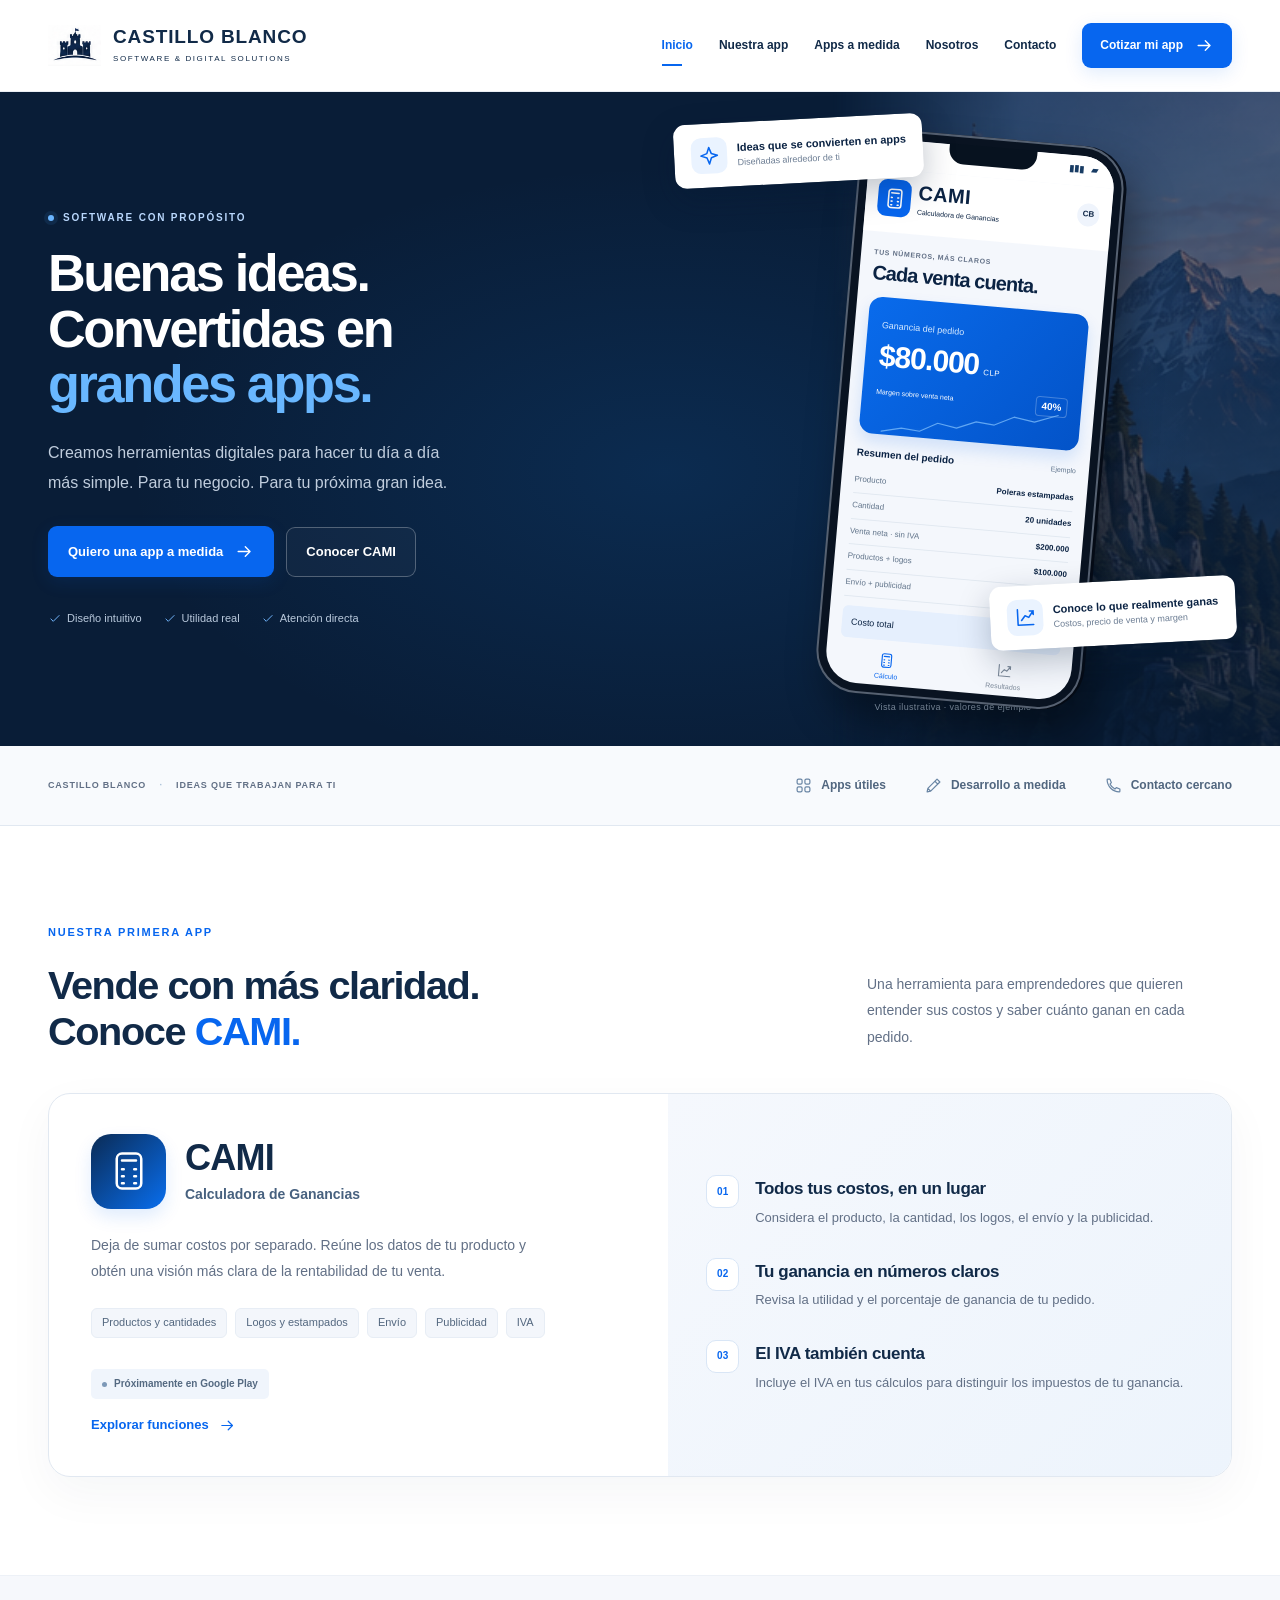
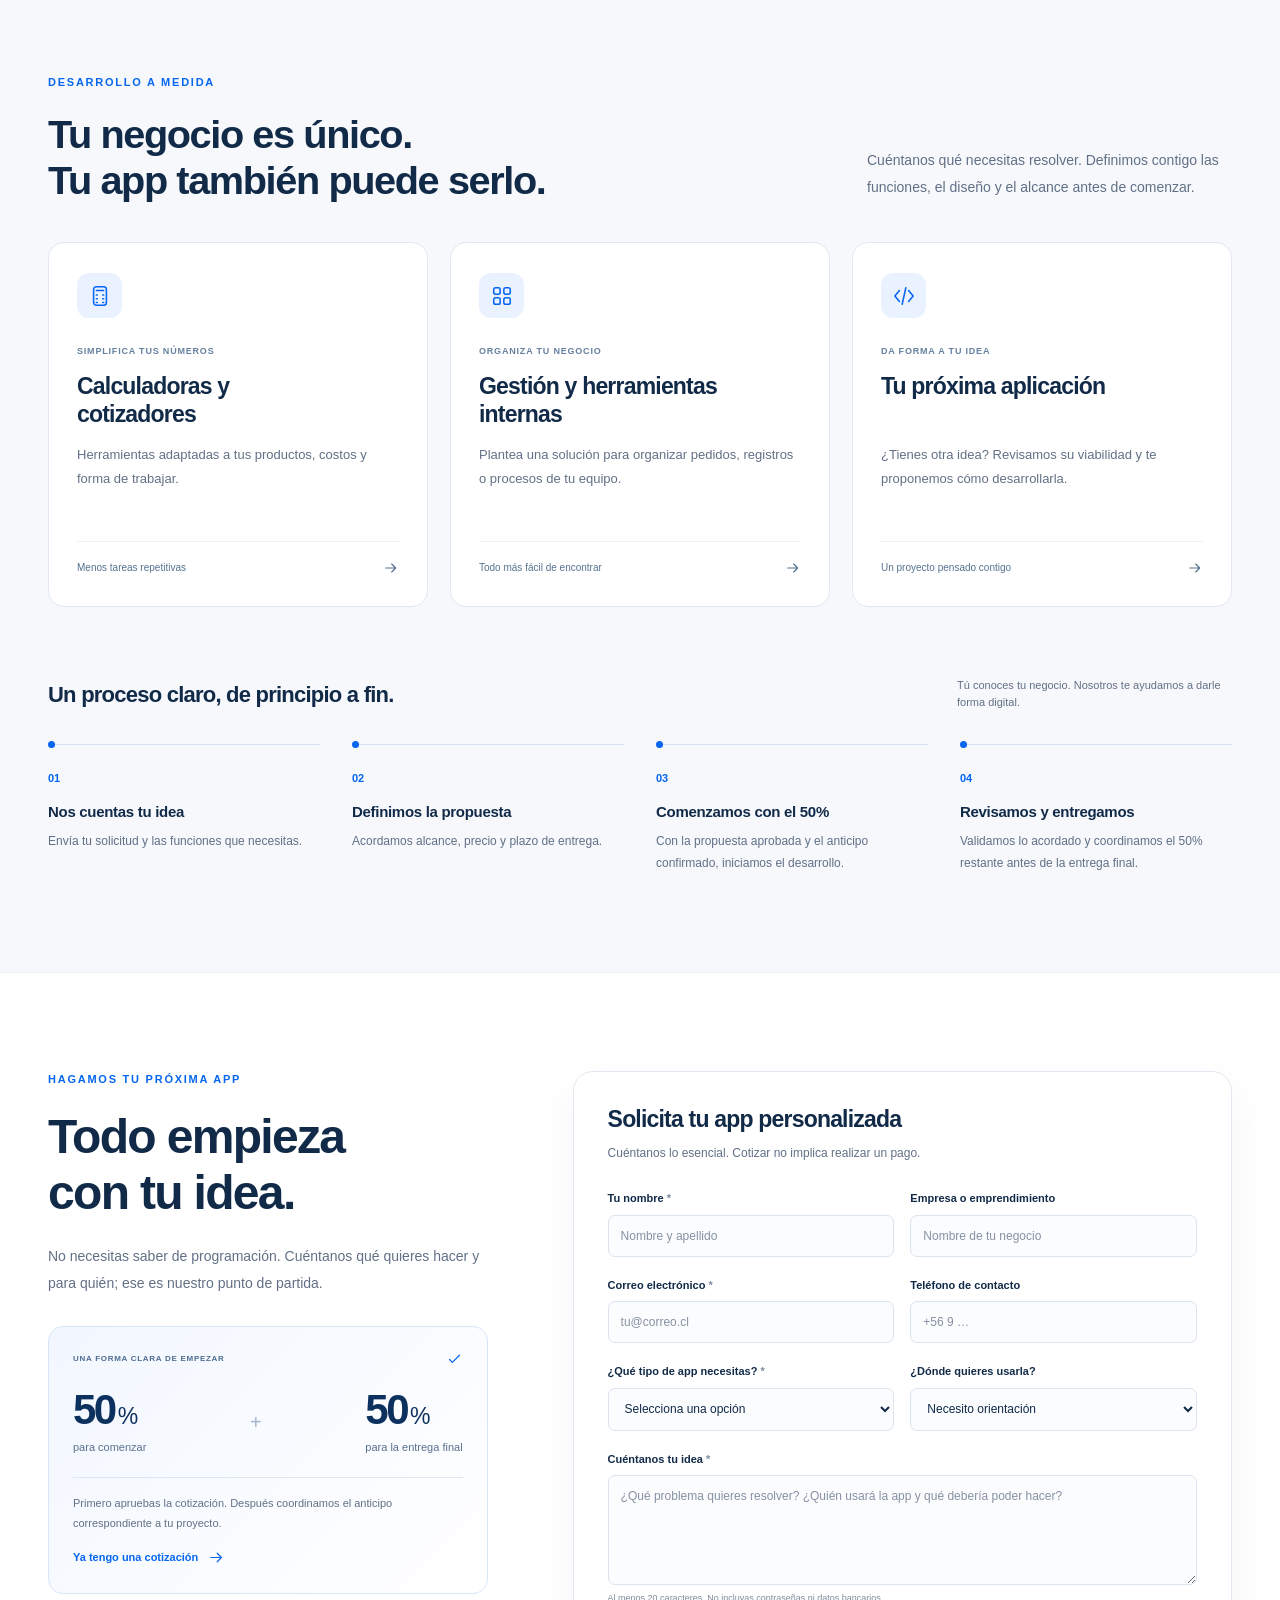
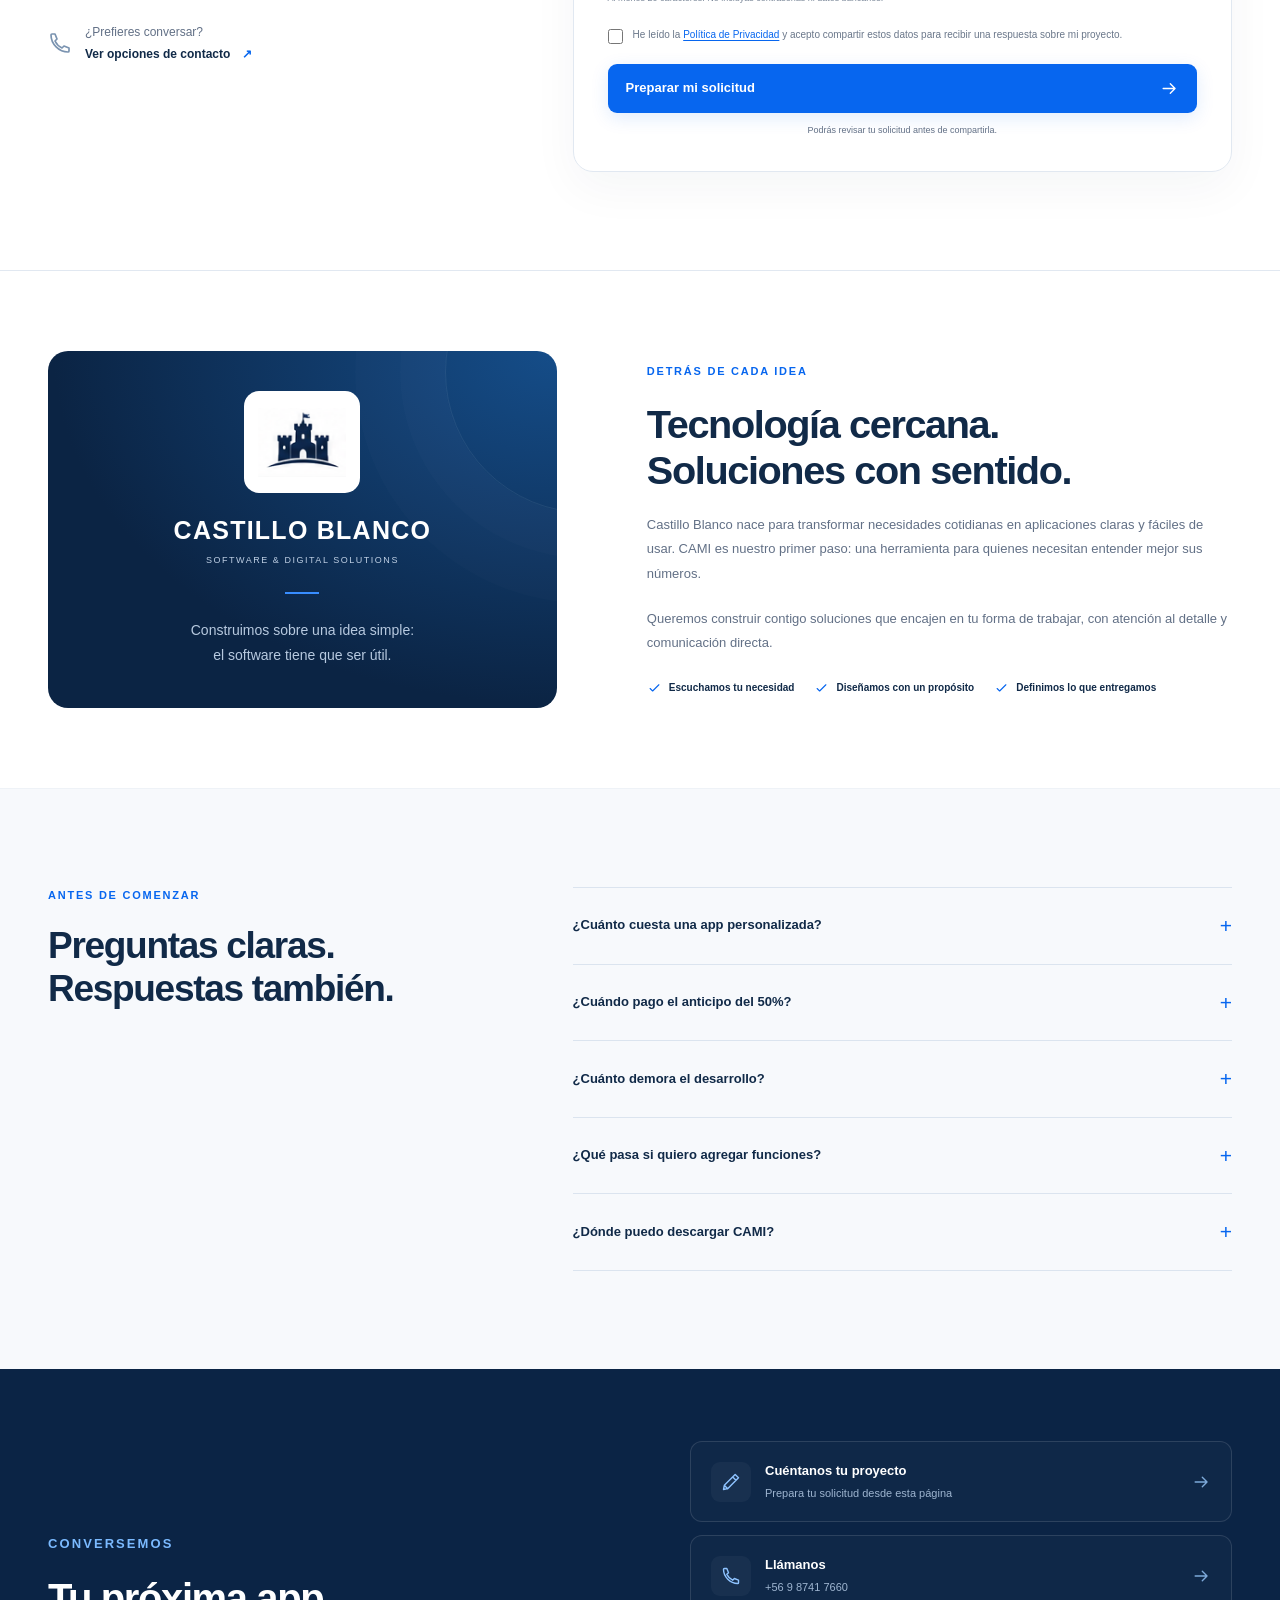
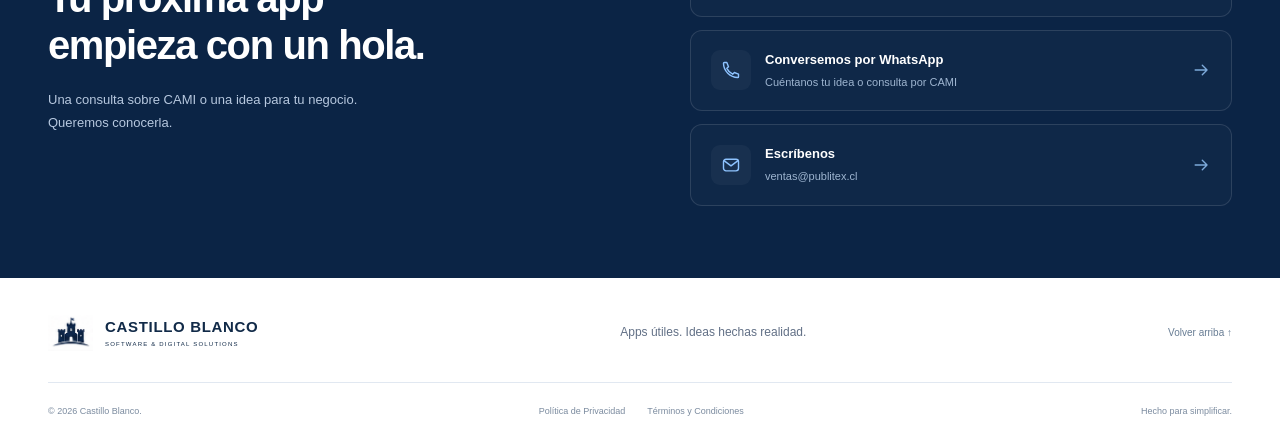
<file: index.html>
<!doctype html>
<html lang="es">
<head>
<meta charset="utf-8"><meta name="viewport" content="width=device-width,initial-scale=1">
<meta name="description" content="Castillo Blanco: aplicaciones útiles para tu negocio. Conoce CAMI, calculadora de ganancias, y solicita el desarrollo de tu app personalizada.">
<meta name="theme-color" content="#081d38"><title>Castillo Blanco | Apps que hacen más simple tu negocio</title>
<link rel="icon" href="assets/v2/castillo-logo.png" type="image/png"><link rel="stylesheet" href="styles.css">
<script src="config.js" defer></script><script src="script.js" defer></script>
</head>
<body>
<a class="skip-link" href="#contenido">Saltar al contenido</a>
<svg class="svg-defs" xmlns="http://www.w3.org/2000/svg" aria-hidden="true"><defs>
<symbol id="i-arrow" viewBox="0 0 24 24"><path d="M4 12h15m-6-6 6 6-6 6"/></symbol>
<symbol id="i-check" viewBox="0 0 24 24"><path d="m5 12 4 4L19 6"/></symbol>
<symbol id="i-phone" viewBox="0 0 24 24"><path d="M7 3H4a1 1 0 0 0-1 1c0 9 8 17 17 17a1 1 0 0 0 1-1v-3l-5-2-2 2a15 15 0 0 1-7-7l2-2-2-5Z"/></symbol>
<symbol id="i-grid" viewBox="0 0 24 24"><rect x="3" y="3" width="7" height="7" rx="2"/><rect x="14" y="3" width="7" height="7" rx="2"/><rect x="3" y="14" width="7" height="7" rx="2"/><rect x="14" y="14" width="7" height="7" rx="2"/></symbol>
<symbol id="i-calc" viewBox="0 0 24 24"><rect x="5" y="2" width="14" height="20" rx="3"/><path d="M8 6h8M8 11h1m6 0h1M8 15h1m6 0h1M8 19h1m6 0h1"/></symbol>
<symbol id="i-chart" viewBox="0 0 24 24"><path d="M4 3v17h17M8 15l4-5 4 2 5-7M17 5h4v4"/></symbol>
<symbol id="i-spark" viewBox="0 0 24 24"><path d="m12 3 2.4 6.6L21 12l-6.6 2.4L12 21l-2.4-6.6L3 12l6.6-2.4L12 3Z"/></symbol>
<symbol id="i-mail" viewBox="0 0 24 24"><rect x="3" y="5" width="18" height="14" rx="3"/><path d="m4 7 8 6 8-6"/></symbol>
<symbol id="i-code" viewBox="0 0 24 24"><path d="m7 6-5 6 5 6m10-12 5 6-5 6M14 3l-4 18"/></symbol>
<symbol id="i-edit" viewBox="0 0 24 24"><path d="m4 16-1 5 5-1L21 7l-4-4L4 16Zm10-10 4 4M4 16l4 4"/></symbol>
<symbol id="i-download" viewBox="0 0 24 24"><path d="M12 3v12m-5-5 5 5 5-5M4 15v6h16v-6"/></symbol>
</defs></svg>
<header class="site-header"><div class="container header-inner">
<a class="brand" href="index.html" aria-label="Castillo Blanco, inicio"><img src="assets/v2/castillo-logo.png" alt="" width="64" height="50"><span><b>CASTILLO BLANCO</b><small>SOFTWARE & DIGITAL SOLUTIONS</small></span></a>
<button class="menu-toggle" type="button" aria-controls="main-nav" aria-expanded="false" aria-label="Abrir menú"><span></span><span></span><span></span></button>
<nav id="main-nav" aria-label="Navegación principal"><a href="#inicio" class="active">Inicio</a><a href="#apps">Nuestra app</a><a href="#a-medida">Apps a medida</a><a href="#nosotros">Nosotros</a><a href="#contacto">Contacto</a><a class="btn btn-small btn-primary" href="#solicitud">Cotizar mi app <svg><use href="#i-arrow"/></svg></a></nav>
</div></header>
<main id="contenido">
<section id="inicio" class="hero">
<div class="castle-scene" aria-hidden="true"></div><div class="hero-glow" aria-hidden="true"></div>
<div class="container hero-inner"><div class="hero-copy">
<p class="eyebrow hero-eyebrow"><span></span> SOFTWARE CON PROPÓSITO</p>
<h1>Buenas ideas.<br>Convertidas en<br><em>grandes apps.</em></h1>
<p class="hero-description">Creamos herramientas digitales para hacer tu día a día más simple. Para tu negocio. Para tu próxima gran idea.</p>
<div class="hero-actions"><a class="btn btn-primary" href="#solicitud">Quiero una app a medida <svg><use href="#i-arrow"/></svg></a><a class="btn btn-ghost" href="#apps">Conocer CAMI</a></div>
<div class="hero-benefits"><span><svg><use href="#i-check"/></svg> Diseño intuitivo</span><span><svg><use href="#i-check"/></svg> Utilidad real</span><span><svg><use href="#i-check"/></svg> Atención directa</span></div>
</div>
<div class="hero-visual" aria-label="Presentación ilustrativa de CAMI, calculadora de ganancias">
<div class="floating-note note-top"><div class="note-icon"><svg><use href="#i-spark"/></svg></div><div><strong>Ideas que se convierten en apps</strong><small>Diseñadas alrededor de ti</small></div></div>
<div class="phone"><div class="phone-camera"></div><div class="phone-screen"><div class="phone-status"><span>9:41</span><span>▮▮▮ &nbsp; ▰</span></div><div class="phone-app-header"><div class="cami-logo-small"><svg><use href="#i-calc"/></svg></div><div><strong>CAMI</strong><small>Calculadora de Ganancias</small></div><span class="avatar">CB</span></div><div class="phone-body"><p class="phone-welcome">TUS NÚMEROS, MÁS CLAROS</p><h3>Cada venta cuenta.</h3><div class="profit-card"><span>Ganancia del pedido</span><strong>$80.000<small>CLP</small></strong><div><span><i></i> Margen sobre venta neta</span><b>40%</b></div><svg class="profit-chart" viewBox="0 0 220 44" aria-hidden="true"><path d="M0 40 25 34 48 36 70 24 94 28 118 18 141 20 165 8 191 12 220 1"/></svg></div><div class="phone-section-title"><strong>Resumen del pedido</strong><span>Ejemplo</span></div><div class="phone-row"><span>Producto</span><b>Poleras estampadas</b></div><div class="phone-row"><span>Cantidad</span><b>20 unidades</b></div><div class="phone-row"><span>Venta neta · sin IVA</span><b>$200.000</b></div><div class="phone-row"><span>Productos + logos</span><b>$100.000</b></div><div class="phone-row"><span>Envío + publicidad</span><b>$20.000</b></div><div class="phone-summary"><span>Costo total</span><strong>$120.000</strong></div><div class="phone-bottom"><span class="selected"><svg><use href="#i-calc"/></svg> Cálculo</span><span><svg><use href="#i-chart"/></svg> Resultados</span></div></div></div></div>
<div class="floating-note note-bottom"><div class="note-icon"><svg><use href="#i-chart"/></svg></div><div><strong>Conoce lo que realmente ganas</strong><small>Costos, precio de venta y margen</small></div></div><p class="visual-caption">Vista ilustrativa · valores de ejemplo</p>
</div></div>
</section>
<div class="intro-strip"><div class="container"><p>CASTILLO BLANCO <span>·</span> IDEAS QUE TRABAJAN PARA TI</p><div><span><svg><use href="#i-grid"/></svg> Apps útiles</span><span><svg><use href="#i-edit"/></svg> Desarrollo a medida</span><span><svg><use href="#i-phone"/></svg> Contacto cercano</span></div></div></div>
<section id="apps" class="section app-section"><div class="container">
<div class="section-heading"><div><p class="eyebrow">NUESTRA PRIMERA APP</p><h2>Vende con más claridad.<br>Conoce <span class="blue">CAMI.</span></h2></div><p>Una herramienta para emprendedores que quieren entender sus costos y saber cuánto ganan en cada pedido.</p></div>
<div class="app-showcase"><div class="app-presentation"><div class="app-identity"><div class="app-icon"><svg><use href="#i-calc"/></svg></div><div><h3>CAMI</h3><p>Calculadora de Ganancias</p></div></div><p class="app-description">Deja de sumar costos por separado. Reúne los datos de tu producto y obtén una visión más clara de la rentabilidad de tu venta.</p><div class="app-tags"><span>Productos y cantidades</span><span>Logos y estampados</span><span>Envío</span><span>Publicidad</span><span>IVA</span></div><div class="app-availability"><span class="status-pill"><i></i> Próximamente en Google Play</span><a class="text-link" href="#cami-detalles">Explorar funciones <svg><use href="#i-arrow"/></svg></a></div></div><div class="cami-features" id="cami-detalles"><div><span class="feature-number">01</span><div><h4>Todos tus costos, en un lugar</h4><p>Considera el producto, la cantidad, los logos, el envío y la publicidad.</p></div></div><div><span class="feature-number">02</span><div><h4>Tu ganancia en números claros</h4><p>Revisa la utilidad y el porcentaje de ganancia de tu pedido.</p></div></div><div><span class="feature-number">03</span><div><h4>El IVA también cuenta</h4><p>Incluye el IVA en tus cálculos para distinguir los impuestos de tu ganancia.</p></div></div></div></div>
</div></section>
<section id="a-medida" class="section custom-section"><div class="container">
<div class="section-heading"><div><p class="eyebrow">DESARROLLO A MEDIDA</p><h2>Tu negocio es único.<br>Tu app también puede serlo.</h2></div><p>Cuéntanos qué necesitas resolver. Definimos contigo las funciones, el diseño y el alcance antes de comenzar.</p></div>
<div class="service-grid"><article><div class="service-icon"><svg><use href="#i-calc"/></svg></div><span class="card-label">SIMPLIFICA TUS NÚMEROS</span><h3>Calculadoras y cotizadores</h3><p>Herramientas adaptadas a tus productos, costos y forma de trabajar.</p><span class="card-foot">Menos tareas repetitivas <svg><use href="#i-arrow"/></svg></span></article><article><div class="service-icon"><svg><use href="#i-grid"/></svg></div><span class="card-label">ORGANIZA TU NEGOCIO</span><h3>Gestión y herramientas internas</h3><p>Plantea una solución para organizar pedidos, registros o procesos de tu equipo.</p><span class="card-foot">Todo más fácil de encontrar <svg><use href="#i-arrow"/></svg></span></article><article><div class="service-icon"><svg><use href="#i-code"/></svg></div><span class="card-label">DA FORMA A TU IDEA</span><h3>Tu próxima aplicación</h3><p>¿Tienes otra idea? Revisamos su viabilidad y te proponemos cómo desarrollarla.</p><span class="card-foot">Un proyecto pensado contigo <svg><use href="#i-arrow"/></svg></span></article></div>
<div class="process-header"><h3>Un proceso claro, de principio a fin.</h3><span>Tú conoces tu negocio. Nosotros te ayudamos a darle forma digital.</span></div>
<ol class="process"><li><span>01</span><h4>Nos cuentas tu idea</h4><p>Envía tu solicitud y las funciones que necesitas.</p></li><li><span>02</span><h4>Definimos la propuesta</h4><p>Acordamos alcance, precio y plazo de entrega.</p></li><li><span>03</span><h4>Comenzamos con el 50%</h4><p>Con la propuesta aprobada y el anticipo confirmado, iniciamos el desarrollo.</p></li><li><span>04</span><h4>Revisamos y entregamos</h4><p>Validamos lo acordado y coordinamos el 50% restante antes de la entrega final.</p></li></ol>
</div></section>
<section id="solicitud" class="section request-section"><div class="container request-grid"><div class="request-copy"><p class="eyebrow">HAGAMOS TU PRÓXIMA APP</p><h2>Todo empieza<br>con tu idea.</h2><p>No necesitas saber de programación. Cuéntanos qué quieres hacer y para quién; ese es nuestro punto de partida.</p><div class="payment-card"><div class="payment-top"><span>UNA FORMA CLARA DE EMPEZAR</span><svg><use href="#i-check"/></svg></div><div class="payment-split"><div><strong>50<span>%</span></strong><b>para comenzar</b></div><span class="payment-plus">+</span><div><strong>50<span>%</span></strong><b>para la entrega final</b></div></div><p>Primero apruebas la cotización. Después coordinamos el anticipo correspondiente a tu proyecto.</p><button class="text-link" type="button" data-payment>Ya tengo una cotización <svg><use href="#i-arrow"/></svg></button></div><div class="request-help"><svg><use href="#i-phone"/></svg><p>¿Prefieres conversar?<br><a href="#contacto">Ver opciones de contacto <span>↗</span></a></p></div></div>
<form id="project-form" class="project-form"><div class="form-heading"><h3>Solicita tu app personalizada</h3><p>Cuéntanos lo esencial. Cotizar no implica realizar un pago.</p></div><div class="form-row"><label>Tu nombre <span>*</span><input name="nombre" autocomplete="name" placeholder="Nombre y apellido" required maxlength="100"></label><label>Empresa o emprendimiento<input name="empresa" autocomplete="organization" placeholder="Nombre de tu negocio" maxlength="120"></label></div><div class="form-row"><label>Correo electrónico <span>*</span><input name="correo" type="email" autocomplete="email" placeholder="tu@correo.cl" required maxlength="160"></label><label>Teléfono de contacto<input name="telefono" type="tel" autocomplete="tel" placeholder="+56 9 …" maxlength="35"></label></div><div class="form-row"><label>¿Qué tipo de app necesitas? <span>*</span><select name="tipo" required><option value="">Selecciona una opción</option><option>Calculadora o cotizador</option><option>Gestión de mi negocio</option><option>App para mis clientes</option><option>Otra idea / necesito orientación</option></select></label><label>¿Dónde quieres usarla?<select name="plataforma"><option>Necesito orientación</option><option>En un navegador web</option><option>En Android</option><option>En iPhone / iPad</option><option>En varias plataformas</option></select></label></div><label>Cuéntanos tu idea <span>*</span><textarea name="idea" rows="4" required minlength="20" maxlength="2500" placeholder="¿Qué problema quieres resolver? ¿Quién usará la app y qué debería poder hacer?"></textarea><small class="field-hint">Al menos 20 caracteres. No incluyas contraseñas ni datos bancarios.</small></label><label class="checkbox-label"><input type="checkbox" name="consentimiento" required><span>He leído la <a href="privacidad.html" target="_blank" rel="noopener">Política de Privacidad</a> y acepto compartir estos datos para recibir una respuesta sobre mi proyecto.</span></label><button type="submit" class="btn btn-primary form-submit">Preparar mi solicitud <svg><use href="#i-arrow"/></svg></button><p class="form-footnote">Podrás revisar tu solicitud antes de compartirla.</p></form>
</div></section>
<section id="nosotros" class="section about-section"><div class="container about-grid"><div class="about-brand"><div class="logo-plaque"><img src="assets/v2/castillo-logo.png" alt="Logo original de Castillo Blanco" width="127" height="99"></div><strong>CASTILLO BLANCO</strong><span>SOFTWARE & DIGITAL SOLUTIONS</span><div class="about-brand-line"></div><p>Construimos sobre una idea simple:<br>el software tiene que ser útil.</p></div><div class="about-copy"><p class="eyebrow">DETRÁS DE CADA IDEA</p><h2>Tecnología cercana.<br>Soluciones con sentido.</h2><p>Castillo Blanco nace para transformar necesidades cotidianas en aplicaciones claras y fáciles de usar. CAMI es nuestro primer paso: una herramienta para quienes necesitan entender mejor sus números.</p><p>Queremos construir contigo soluciones que encajen en tu forma de trabajar, con atención al detalle y comunicación directa.</p><div class="about-values"><span><svg><use href="#i-check"/></svg> Escuchamos tu necesidad</span><span><svg><use href="#i-check"/></svg> Diseñamos con un propósito</span><span><svg><use href="#i-check"/></svg> Definimos lo que entregamos</span></div></div></div></section>
<section class="section faq-section"><div class="container faq-grid"><div><p class="eyebrow">ANTES DE COMENZAR</p><h2>Preguntas claras.<br>Respuestas también.</h2></div><div class="faq-list"><details><summary>¿Cuánto cuesta una app personalizada?<span>+</span></summary><p>Depende de las funciones, las plataformas y el alcance del proyecto. Revisamos tu solicitud y preparamos una cotización para que conozcas el precio y lo que incluye antes de pagar.</p></details><details><summary>¿Cuándo pago el anticipo del 50%?<span>+</span></summary><p>Después de aprobar la propuesta. Coordinamos contigo el medio de pago y confirmamos la recepción del 50% para iniciar. El saldo se coordina tras revisar el trabajo acordado, antes de la entrega final.</p></details><details><summary>¿Cuánto demora el desarrollo?<span>+</span></summary><p>El plazo se define en la propuesta según la complejidad de tu app. También dejamos acordadas las revisiones y las etapas del proyecto.</p></details><details><summary>¿Qué pasa si quiero agregar funciones?<span>+</span></summary><p>Revisamos el cambio contigo. Si modifica el alcance, acordamos su costo y plazo adicional antes de implementarlo.</p></details><details><summary>¿Dónde puedo descargar CAMI?<span>+</span></summary><p id="cami-faq">CAMI se encuentra en preparación para Google Play. Cuando esté publicada, encontrarás aquí el enlace oficial.</p></details></div></div></section>
<section id="contacto" class="contact-section"><div class="container contact-inner"><div><p class="eyebrow">CONVERSEMOS</p><h2>Tu próxima app<br>empieza con un hola.</h2><p>Una consulta sobre CAMI o una idea para tu negocio.<br>Queremos conocerla.</p></div><div class="contact-options" id="contact-options"><a class="contact-option" href="#solicitud"><span class="contact-icon"><svg><use href="#i-edit"/></svg></span><span><strong>Cuéntanos tu proyecto</strong><small>Prepara tu solicitud desde esta página</small></span><svg><use href="#i-arrow"/></svg></a><div class="contact-option contact-pending" id="phone-pending"><span class="contact-icon"><svg><use href="#i-phone"/></svg></span><span><strong>Contacto telefónico</strong><small>Próximamente disponible</small></span></div><p class="contact-channel-note" id="contact-channel-note">Mientras habilitamos la atención directa, puedes preparar y descargar tu solicitud.</p></div></div></section>
</main>
<footer class="site-footer"><div class="container"><div class="footer-top"><a class="brand" href="#inicio"><img src="assets/v2/castillo-logo.png" alt="" width="64" height="50"><span><b>CASTILLO BLANCO</b><small>SOFTWARE & DIGITAL SOLUTIONS</small></span></a><p>Apps útiles. Ideas hechas realidad.</p><a href="#inicio" class="back-top">Volver arriba ↑</a></div><div class="footer-bottom"><span>© <span data-year>2026</span> Castillo Blanco.</span><div><a href="privacidad.html">Política de Privacidad</a><a href="terminos.html">Términos y Condiciones</a></div><span>Hecho para simplificar.</span></div></div></footer>
<dialog id="request-dialog" class="dialog"><button type="button" class="dialog-close" data-close aria-label="Cerrar">×</button><p class="eyebrow">UN PASO MÁS CERCA</p><h2>Tu solicitud está preparada.</h2><p id="request-status">Revisa los datos. La solicitud aún no se ha enviado.</p><pre id="request-summary"></pre><div class="dialog-actions"><button type="button" class="btn btn-primary" id="download-request"><svg><use href="#i-download"/></svg> Descargar solicitud</button><a class="btn btn-outline" id="send-whatsapp" hidden target="_blank" rel="noopener">Abrir WhatsApp</a><a class="btn btn-outline" id="send-email" hidden>Abrir correo</a><button class="btn btn-outline" type="button" data-close>Seguir editando</button></div><p class="dialog-note" id="request-note" role="status">Descargar una copia no la envía a Castillo Blanco.</p></dialog>
<dialog id="payment-dialog" class="dialog payment-dialog"><button type="button" class="dialog-close" data-close aria-label="Cerrar">×</button><p class="eyebrow">TU PROYECTO, PASO A PASO</p><h2>Coordinemos tu anticipo.</h2><p>El anticipo corresponde al <strong>50% de tu cotización aprobada</strong>. Ten a mano su referencia para confirmar el importe y recibir las instrucciones de pago.</p><label>Referencia de la cotización<input id="quote-reference" maxlength="100" placeholder="Ej. número o nombre del proyecto"></label><div class="payment-reminder"><svg><use href="#i-check"/></svg><p>Solicitar instrucciones no realiza ningún cobro.</p></div><div class="dialog-actions" id="payment-actions"></div><p class="dialog-note" id="payment-status" role="status"></p></dialog>
<noscript><div class="no-script">Activa JavaScript para preparar solicitudes y utilizar el menú móvil. Puedes recorrer las secciones y consultar la información sin activarlo.</div></noscript>
</body></html>
</file>
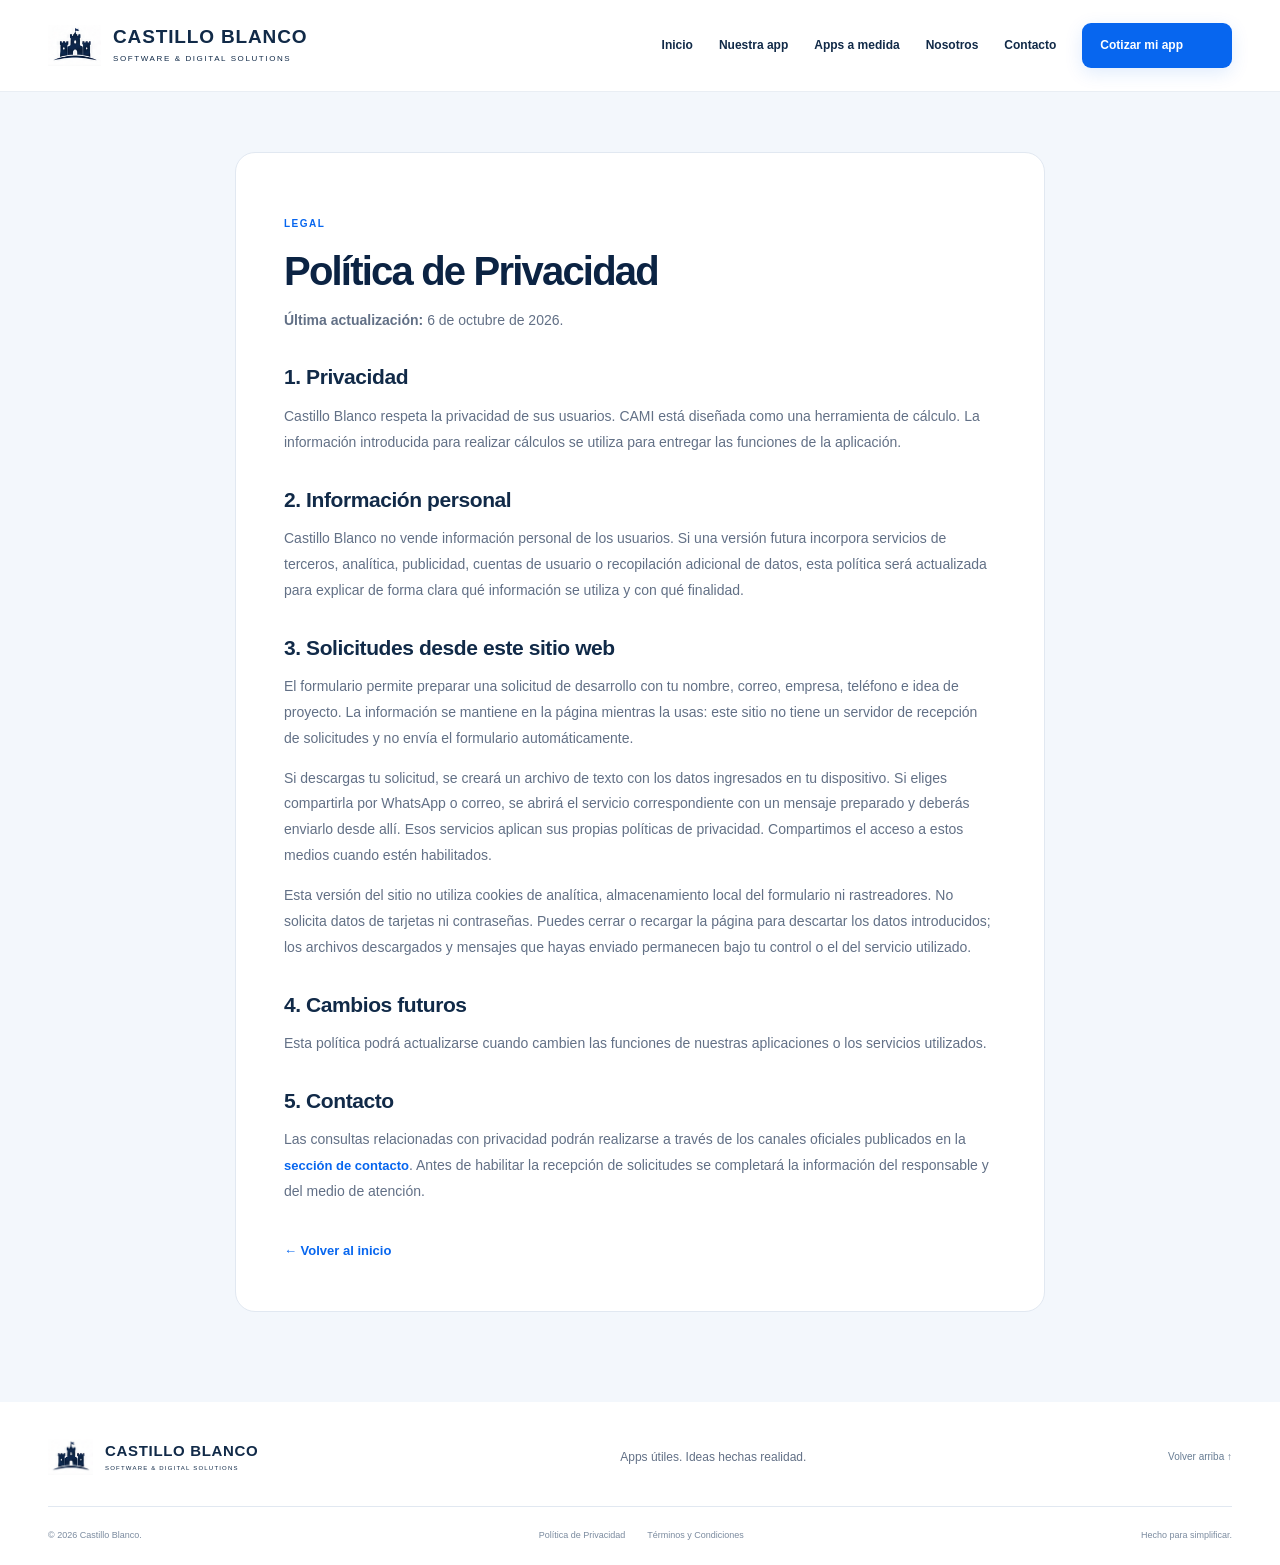
<file: privacidad.html>
<!doctype html><html lang="es"><head><meta charset="utf-8"><meta name="viewport" content="width=device-width,initial-scale=1"><title>Política de Privacidad | Castillo Blanco</title><link rel="icon" href="assets/v2/castillo-logo.png"><link rel="stylesheet" href="styles.css"><script src="config.js" defer></script><script src="script.js" defer></script></head><body><a class="skip-link" href="#contenido">Saltar al contenido</a><svg class="svg-defs" xmlns="http://www.w3.org/2000/svg" aria-hidden="true"><defs>
<symbol id="i-arrow" viewBox="0 0 24 24"><path d="M4 12h15m-6-6 6 6-6 6"/></symbol>
<symbol id="i-check" viewBox="0 0 24 24"><path d="m5 12 4 4L19 6"/></symbol>
<symbol id="i-phone" viewBox="0 0 24 24"><path d="M7 3H4a1 1 0 0 0-1 1c0 9 8 17 17 17a1 1 0 0 0 1-1v-3l-5-2-2 2a15 15 0 0 1-7-7l2-2-2-5Z"/></symbol>
<symbol id="i-grid" viewBox="0 0 24 24"><rect x="3" y="3" width="7" height="7" rx="2"/><rect x="14" y="3" width="7" height="7" rx="2"/><rect x="3" y="14" width="7" height="7" rx="2"/><rect x="14" y="14" width="7" height="7" rx="2"/></symbol>
<symbol id="i-calc" viewBox="0 0 24 24"><rect x="5" y="2" width="14" height="20" rx="3"/><path d="M8 6h8M8 11h1m6 0h1M8 15h1m6 0h1M8 19h1m6 0h1"/></symbol>
<symbol id="i-chart" viewBox="0 0 24 24"><path d="M4 3v17h17M8 15l4-5 4 2 5-7M17 5h4v4"/></symbol>
<symbol id="i-spark" viewBox="0 0 24 24"><path d="m12 3 2.4 6.6L21 12l-6.6 2.4L12 21l-2.4-6.6L3 12l6.6-2.4L12 3Z"/></symbol>
<symbol id="i-mail" viewBox="0 0 24 24"><rect x="3" y="5" width="18" height="14" rx="3"/><path d="m4 7 8 6 8-6"/></symbol>
<symbol id="i-code" viewBox="0 0 24 24"><path d="m7 6-5 6 5 6m10-12 5 6-5 6M14 3l-4 18"/></symbol>
<symbol id="i-edit" viewBox="0 0 24 24"><path d="m4 16-1 5 5-1L21 7l-4-4L4 16Zm10-10 4 4M4 16l4 4"/></symbol>
<symbol id="i-download" viewBox="0 0 24 24"><path d="M12 3v12m-5-5 5 5 5-5M4 15v6h16v-6"/></symbol>
</defs></svg>
<header class="site-header"><div class="container header-inner">
<a class="brand" href="index.html" aria-label="Castillo Blanco, inicio"><img src="assets/v2/castillo-logo.png" alt="" width="64" height="50"><span><b>CASTILLO BLANCO</b><small>SOFTWARE & DIGITAL SOLUTIONS</small></span></a>
<button class="menu-toggle" type="button" aria-controls="main-nav" aria-expanded="false" aria-label="Abrir menú"><span></span><span></span><span></span></button>
<nav id="main-nav" aria-label="Navegación principal"><a href="index.html#inicio">Inicio</a><a href="index.html#apps">Nuestra app</a><a href="index.html#a-medida">Apps a medida</a><a href="index.html#nosotros">Nosotros</a><a href="index.html#contacto">Contacto</a><a class="btn btn-small btn-primary" href="index.html#solicitud">Cotizar mi app <svg><use href="index.html#i-arrow"/></svg></a></nav>
</div></header><main id="contenido" class="legal-page"><div class="legal-card"><p class="tag">LEGAL</p><h1>Política de Privacidad</h1><p><b>Última actualización:</b> 6 de octubre de 2026.</p><h2>1. Privacidad</h2><p>Castillo Blanco respeta la privacidad de sus usuarios. CAMI está diseñada como una herramienta de cálculo. La información introducida para realizar cálculos se utiliza para entregar las funciones de la aplicación.</p><h2>2. Información personal</h2><p>Castillo Blanco no vende información personal de los usuarios. Si una versión futura incorpora servicios de terceros, analítica, publicidad, cuentas de usuario o recopilación adicional de datos, esta política será actualizada para explicar de forma clara qué información se utiliza y con qué finalidad.</p><h2>3. Solicitudes desde este sitio web</h2><p>El formulario permite preparar una solicitud de desarrollo con tu nombre, correo, empresa, teléfono e idea de proyecto. La información se mantiene en la página mientras la usas: este sitio no tiene un servidor de recepción de solicitudes y no envía el formulario automáticamente.</p><p>Si descargas tu solicitud, se creará un archivo de texto con los datos ingresados en tu dispositivo. Si eliges compartirla por WhatsApp o correo, se abrirá el servicio correspondiente con un mensaje preparado y deberás enviarlo desde allí. Esos servicios aplican sus propias políticas de privacidad. Compartimos el acceso a estos medios cuando estén habilitados.</p><p>Esta versión del sitio no utiliza cookies de analítica, almacenamiento local del formulario ni rastreadores. No solicita datos de tarjetas ni contraseñas. Puedes cerrar o recargar la página para descartar los datos introducidos; los archivos descargados y mensajes que hayas enviado permanecen bajo tu control o el del servicio utilizado.</p><h2>4. Cambios futuros</h2><p>Esta política podrá actualizarse cuando cambien las funciones de nuestras aplicaciones o los servicios utilizados.</p><h2>5. Contacto</h2><p>Las consultas relacionadas con privacidad podrán realizarse a través de los canales oficiales publicados en la <a class="text-link" href="index.html#contacto">sección de contacto</a>. Antes de habilitar la recepción de solicitudes se completará la información del responsable y del medio de atención.</p><a class="back" href="index.html">← Volver al inicio</a></div></main><footer class="site-footer"><div class="container"><div class="footer-top"><a class="brand" href="index.html#inicio"><img src="assets/v2/castillo-logo.png" alt="" width="64" height="50"><span><b>CASTILLO BLANCO</b><small>SOFTWARE & DIGITAL SOLUTIONS</small></span></a><p>Apps útiles. Ideas hechas realidad.</p><a href="index.html#inicio" class="back-top">Volver arriba ↑</a></div><div class="footer-bottom"><span>© <span data-year>2026</span> Castillo Blanco.</span><div><a href="privacidad.html">Política de Privacidad</a><a href="terminos.html">Términos y Condiciones</a></div><span>Hecho para simplificar.</span></div></div></footer></body></html>
</file>
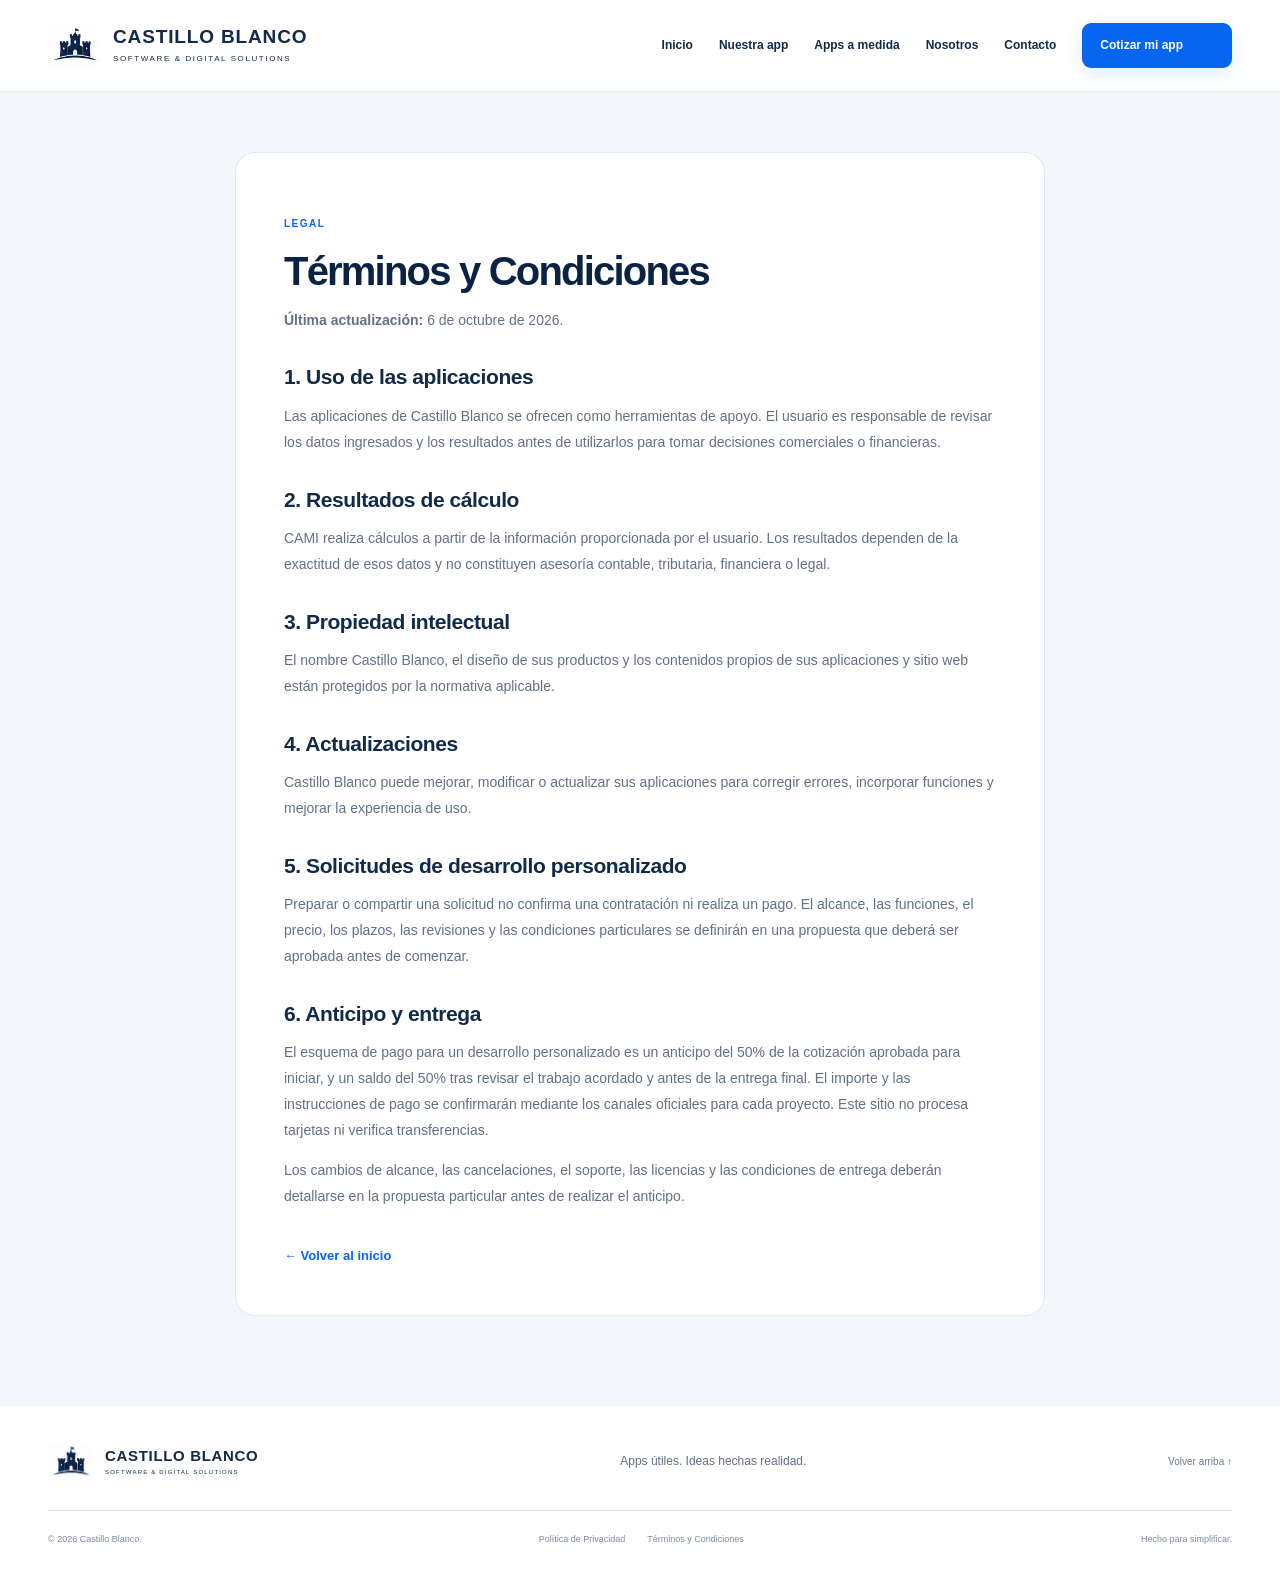
<file: terminos.html>
<!doctype html><html lang="es"><head><meta charset="utf-8"><meta name="viewport" content="width=device-width,initial-scale=1"><title>Términos y Condiciones | Castillo Blanco</title><link rel="icon" href="assets/v2/castillo-logo.png"><link rel="stylesheet" href="styles.css"><script src="config.js" defer></script><script src="script.js" defer></script></head><body><a class="skip-link" href="#contenido">Saltar al contenido</a><svg class="svg-defs" xmlns="http://www.w3.org/2000/svg" aria-hidden="true"><defs>
<symbol id="i-arrow" viewBox="0 0 24 24"><path d="M4 12h15m-6-6 6 6-6 6"/></symbol>
<symbol id="i-check" viewBox="0 0 24 24"><path d="m5 12 4 4L19 6"/></symbol>
<symbol id="i-phone" viewBox="0 0 24 24"><path d="M7 3H4a1 1 0 0 0-1 1c0 9 8 17 17 17a1 1 0 0 0 1-1v-3l-5-2-2 2a15 15 0 0 1-7-7l2-2-2-5Z"/></symbol>
<symbol id="i-grid" viewBox="0 0 24 24"><rect x="3" y="3" width="7" height="7" rx="2"/><rect x="14" y="3" width="7" height="7" rx="2"/><rect x="3" y="14" width="7" height="7" rx="2"/><rect x="14" y="14" width="7" height="7" rx="2"/></symbol>
<symbol id="i-calc" viewBox="0 0 24 24"><rect x="5" y="2" width="14" height="20" rx="3"/><path d="M8 6h8M8 11h1m6 0h1M8 15h1m6 0h1M8 19h1m6 0h1"/></symbol>
<symbol id="i-chart" viewBox="0 0 24 24"><path d="M4 3v17h17M8 15l4-5 4 2 5-7M17 5h4v4"/></symbol>
<symbol id="i-spark" viewBox="0 0 24 24"><path d="m12 3 2.4 6.6L21 12l-6.6 2.4L12 21l-2.4-6.6L3 12l6.6-2.4L12 3Z"/></symbol>
<symbol id="i-mail" viewBox="0 0 24 24"><rect x="3" y="5" width="18" height="14" rx="3"/><path d="m4 7 8 6 8-6"/></symbol>
<symbol id="i-code" viewBox="0 0 24 24"><path d="m7 6-5 6 5 6m10-12 5 6-5 6M14 3l-4 18"/></symbol>
<symbol id="i-edit" viewBox="0 0 24 24"><path d="m4 16-1 5 5-1L21 7l-4-4L4 16Zm10-10 4 4M4 16l4 4"/></symbol>
<symbol id="i-download" viewBox="0 0 24 24"><path d="M12 3v12m-5-5 5 5 5-5M4 15v6h16v-6"/></symbol>
</defs></svg>
<header class="site-header"><div class="container header-inner">
<a class="brand" href="index.html" aria-label="Castillo Blanco, inicio"><img src="assets/v2/castillo-logo.png" alt="" width="64" height="50"><span><b>CASTILLO BLANCO</b><small>SOFTWARE & DIGITAL SOLUTIONS</small></span></a>
<button class="menu-toggle" type="button" aria-controls="main-nav" aria-expanded="false" aria-label="Abrir menú"><span></span><span></span><span></span></button>
<nav id="main-nav" aria-label="Navegación principal"><a href="index.html#inicio">Inicio</a><a href="index.html#apps">Nuestra app</a><a href="index.html#a-medida">Apps a medida</a><a href="index.html#nosotros">Nosotros</a><a href="index.html#contacto">Contacto</a><a class="btn btn-small btn-primary" href="index.html#solicitud">Cotizar mi app <svg><use href="index.html#i-arrow"/></svg></a></nav>
</div></header><main id="contenido" class="legal-page"><div class="legal-card"><p class="tag">LEGAL</p><h1>Términos y Condiciones</h1><p><b>Última actualización:</b> 6 de octubre de 2026.</p><h2>1. Uso de las aplicaciones</h2><p>Las aplicaciones de Castillo Blanco se ofrecen como herramientas de apoyo. El usuario es responsable de revisar los datos ingresados y los resultados antes de utilizarlos para tomar decisiones comerciales o financieras.</p><h2>2. Resultados de cálculo</h2><p>CAMI realiza cálculos a partir de la información proporcionada por el usuario. Los resultados dependen de la exactitud de esos datos y no constituyen asesoría contable, tributaria, financiera o legal.</p><h2>3. Propiedad intelectual</h2><p>El nombre Castillo Blanco, el diseño de sus productos y los contenidos propios de sus aplicaciones y sitio web están protegidos por la normativa aplicable.</p><h2>4. Actualizaciones</h2><p>Castillo Blanco puede mejorar, modificar o actualizar sus aplicaciones para corregir errores, incorporar funciones y mejorar la experiencia de uso.</p><h2>5. Solicitudes de desarrollo personalizado</h2><p>Preparar o compartir una solicitud no confirma una contratación ni realiza un pago. El alcance, las funciones, el precio, los plazos, las revisiones y las condiciones particulares se definirán en una propuesta que deberá ser aprobada antes de comenzar.</p><h2>6. Anticipo y entrega</h2><p>El esquema de pago para un desarrollo personalizado es un anticipo del 50% de la cotización aprobada para iniciar, y un saldo del 50% tras revisar el trabajo acordado y antes de la entrega final. El importe y las instrucciones de pago se confirmarán mediante los canales oficiales para cada proyecto. Este sitio no procesa tarjetas ni verifica transferencias.</p><p>Los cambios de alcance, las cancelaciones, el soporte, las licencias y las condiciones de entrega deberán detallarse en la propuesta particular antes de realizar el anticipo.</p><a class="back" href="index.html">← Volver al inicio</a></div></main><footer class="site-footer"><div class="container"><div class="footer-top"><a class="brand" href="index.html#inicio"><img src="assets/v2/castillo-logo.png" alt="" width="64" height="50"><span><b>CASTILLO BLANCO</b><small>SOFTWARE & DIGITAL SOLUTIONS</small></span></a><p>Apps útiles. Ideas hechas realidad.</p><a href="index.html#inicio" class="back-top">Volver arriba ↑</a></div><div class="footer-bottom"><span>© <span data-year>2026</span> Castillo Blanco.</span><div><a href="privacidad.html">Política de Privacidad</a><a href="terminos.html">Términos y Condiciones</a></div><span>Hecho para simplificar.</span></div></div></footer></body></html>
</file>
<file: styles.css>
:root{--navy:#0b2343;--ink:#112a48;--blue:#0766ef;--sky:#62b1ff;--muted:#627086;--line:#e1e8f1;--pale:#f3f7fc;--white:#fff;--radius:22px;--shadow:0 16px 48px #10284c0b}*{box-sizing:border-box}html{scroll-behavior:smooth;scroll-padding-top:106px}body{margin:0;color:var(--ink);background:#fff;font-family:Inter,"Segoe UI",Arial,sans-serif;-webkit-font-smoothing:antialiased;line-height:1.6}a{color:inherit;text-decoration:none}button,input,select,textarea{font:inherit}button,a,input,select,textarea,summary{-webkit-tap-highlight-color:transparent}button{cursor:pointer}button:disabled{cursor:not-allowed}button,select,input,textarea{color:var(--ink)}svg{width:22px;height:22px;fill:none;stroke:currentColor;stroke-width:1.7;stroke-linecap:round;stroke-linejoin:round;flex-shrink:0}.svg-defs{position:absolute;width:0;height:0;overflow:hidden}img{max-width:100%;display:block}h1,h2,h3,h4,p{margin:0}h1,h2,h3,h4{line-height:1.16;letter-spacing:-.035em}h2{font-size:clamp(30px,3.1vw,44px);font-weight:700}h3{font-size:23px}p{color:var(--muted)}.container{width:min(1200px,calc(100% - 96px));margin:auto}.section{padding:98px 0}section[id],div[id]{scroll-margin-top:106px}.eyebrow{font-size:11px;letter-spacing:.16em;font-weight:750;color:var(--blue);margin-bottom:20px}.blue{color:var(--blue)}.btn{display:inline-flex;align-items:center;justify-content:center;gap:12px;padding:15px 23px;border:1px solid transparent;border-radius:9px;font-size:14px;font-weight:650;line-height:1.4;transition:background .2s,transform .2s,box-shadow .2s}.btn:hover{transform:translateY(-2px)}.btn svg{width:19px;height:19px}.btn-primary{color:white;background:var(--blue);box-shadow:0 5px 18px #0766ef20}.btn-primary:hover{background:#0055ce;box-shadow:0 7px 22px #0766ef30}.btn-small{padding:12px 17px;font-size:13px}.btn-ghost{color:#fff;border-color:#ffffff45;background:#ffffff08}.btn-ghost:hover{background:#ffffff12}.btn-outline{border-color:#cbd8e9;background:white;color:var(--navy)}.btn-outline:hover{background:var(--pale)}.text-link{display:inline-flex;align-items:center;gap:10px;color:var(--blue);font-size:13px;font-weight:650;background:none;border:0;padding:0}.text-link:hover{text-decoration:underline}.text-link svg{width:17px;height:17px}:focus-visible{outline:3px solid #318bff;outline-offset:5px}.skip-link{position:fixed;z-index:100;top:10px;left:10px;padding:12px;background:white;transform:translateY(-180%)}.skip-link:focus{transform:none}.site-header{position:sticky;top:0;background:#fffffff5;border-bottom:1px solid #e9eef4;z-index:40;backdrop-filter:blur(16px)}.header-inner{height:91px;display:flex;align-items:center;justify-content:space-between;gap:24px}.brand{display:flex;align-items:center;gap:12px;flex-shrink:0}.brand img{object-fit:contain;width:53px;height:44px}.brand b{display:block;letter-spacing:.045em;font-size:19px;line-height:1.3;font-weight:750}.brand small{font-size:8px;letter-spacing:.2em;display:block;margin-top:3px}.site-header nav{display:flex;align-items:center;gap:26px}.site-header nav>a{font-size:12px;font-weight:600;white-space:nowrap}.site-header nav>a:not(.btn){position:relative;padding:32px 0}.site-header nav>a:not(.btn):hover,.site-header nav>a.active{color:var(--blue)}.site-header nav>a.active:after{content:"";height:2px;width:20px;position:absolute;bottom:21px;left:0;background:var(--blue)}.menu-toggle{display:none;background:none;border:0;padding:10px}.menu-toggle span{width:23px;height:2px;background:var(--navy);display:block;margin:5px}.hero{background:#091d37;position:relative;isolation:isolate;overflow:hidden;color:white}.hero-inner{display:grid;grid-template-columns:1.05fr 1fr;gap:40px;min-height:654px;align-items:center;position:relative}.castle-scene{position:absolute;inset:0 0 0 40%;background-image:linear-gradient(0deg,#071b35bd,#11396505),url('assets/v2/castillo-hero.png');background-repeat:no-repeat;background-size:auto 110%;background-position:right center;opacity:.54;mask-image:linear-gradient(90deg,transparent 13%,#000 66%)}.hero-glow{position:absolute;inset:0;background:radial-gradient(ellipse at 52% 58%,#1776d329,transparent 57%);pointer-events:none}.hero-copy{position:relative;z-index:2;padding:63px 0}.hero-eyebrow{color:#b9d7fc;display:flex;align-items:center;gap:9px;font-size:10px;letter-spacing:.18em}.hero-eyebrow>span{width:6px;height:6px;box-shadow:0 0 0 4px #4d9ef219;background:#6ab5ff;border-radius:50%}h1{font-size:clamp(42px,4.4vw,65px);line-height:1.065;letter-spacing:-.045em;font-weight:700}h1 em{font-style:normal;color:#69b7ff}.hero-description{font-size:16px;line-height:1.85;max-width:420px;color:#c0cddd;margin-top:25px}.hero-actions{display:flex;align-items:center;gap:12px;margin-top:29px;flex-wrap:wrap}.hero-actions .btn{font-size:13px;padding:15px 19px}.hero-benefits{display:flex;gap:21px;font-size:11px;color:#b9c9dc;margin-top:33px}.hero-benefits span{display:flex;align-items:center;gap:5px}.hero-benefits svg{width:14px;height:14px;color:#71b5fb}.hero-visual{height:610px;position:relative;display:flex;justify-content:center;align-items:center;padding-left:35px}.phone{width:266px;height:535px;padding:8px;background:#091321;border:2px solid #566171;box-shadow:13px 25px 40px #0006,3px 0 0 #07101f;border-radius:43px;position:relative;transform:rotate(5deg);z-index:2}.phone-camera{position:absolute;background:#07121f;width:88px;height:20px;border-radius:0 0 15px 15px;top:7px;left:calc(50% - 44px);z-index:3}.phone-screen{height:100%;overflow:hidden;background:#f4f7fc;border-radius:32px}.phone-status{height:30px;padding:6px 17px 0;color:#183c64;display:flex;justify-content:space-between;font-size:9px;font-weight:700;background:white}.phone-app-header{display:flex;gap:7px;align-items:center;background:white;padding:10px 12px 16px}.phone-app-header strong{font-size:20px;letter-spacing:.02em;line-height:1;display:block}.phone-app-header small{font-size:7px;display:block;margin-top:4px}.cami-logo-small{width:33px;height:37px;border-radius:9px;background:var(--blue);color:white;display:grid;place-items:center}.cami-logo-small svg{width:22px;height:22px}.avatar{font-size:8px;margin-left:auto;padding:5px;background:#eff4fc;border-radius:50%;font-weight:700}.phone-body{padding:15px 13px 0}.phone-welcome{font-size:7px;font-weight:700;letter-spacing:.09em}.phone-body h3{font-size:20px;margin-top:4px;letter-spacing:-.045em}.profit-card{position:relative;margin:14px 0;background:linear-gradient(125deg,#096bec,#0353c8);color:white;border-radius:13px;padding:13px 14px 42px;overflow:hidden;box-shadow:0 8px 16px #0067eb26}.profit-card>span{font-size:9px;color:#d7eaff}.profit-card>strong{display:block;font-size:30px;line-height:1.3;font-weight:650;letter-spacing:-.04em}.profit-card strong small{font-size:8px;letter-spacing:.05em;margin-left:5px;font-weight:500}.profit-card>div{display:flex;justify-content:space-between;align-items:center;font-size:7px;margin-top:7px}.profit-card>div b{font-size:10px;padding:1px 5px;border:1px solid #ffffff40;border-radius:4px}.profit-chart{position:absolute;bottom:0;left:0;width:100%;height:35px;stroke:#88c6ff;opacity:.7;stroke-width:1.5;fill:#ffffff06}.phone-section-title{font-size:10px;display:flex;justify-content:space-between;align-items:center;margin-bottom:7px}.phone-section-title span{font-size:7px;font-weight:500;color:#62778e}.phone-row{display:flex;justify-content:space-between;font-size:8px;padding:7px 0;border-bottom:1px solid #e2e9f1;gap:5px}.phone-row>span{color:#61748a}.phone-row b{font-weight:600}.phone-summary{display:flex;justify-content:space-between;align-items:center;font-size:9px;margin-top:9px;padding:9px;background:#e5effd;border-radius:6px}.phone-bottom{display:flex;justify-content:space-around;gap:15px;padding-top:12px;font-size:7px;color:#7c8999}.phone-bottom span{display:flex;flex-direction:column;align-items:center;gap:2px}.phone-bottom svg{width:16px;height:16px}.phone-bottom .selected{color:var(--blue)}.floating-note{position:absolute;z-index:4;display:flex;align-items:center;gap:10px;border:1px solid #ffffff40;border-radius:12px;background:#fff;box-shadow:0 12px 32px #03183340;color:var(--navy);padding:13px 16px}.note-top{left:0;top:72px;transform:rotate(-3deg)}.note-bottom{right:-4px;bottom:79px;transform:rotate(-3deg)}.note-icon{background:#eaf3ff;color:var(--blue);width:36px;height:36px;border-radius:10px;display:grid;place-items:center}.floating-note strong{font-size:11px;display:block;line-height:1.5}.floating-note small{font-size:9px;color:#6c7d93;display:block}.visual-caption{position:absolute;bottom:10px;left:0;right:0;text-align:center;font-size:9px;letter-spacing:.04em;color:#a8bdd5}.intro-strip{border-bottom:1px solid var(--line);background:#f8fafd}.intro-strip .container{min-height:79px;display:flex;align-items:center;justify-content:space-between;gap:20px}.intro-strip p{font-size:9px;letter-spacing:.09em;font-weight:700}.intro-strip p>span{color:#a6bdd7;margin:0 10px}.intro-strip .container>div{display:flex;gap:39px}.intro-strip .container>div>span{display:flex;align-items:center;gap:9px;font-size:12px;font-weight:600;color:#51667f}.intro-strip svg{color:#6985a4;width:17px;height:17px}.section-heading{display:flex;align-items:flex-end;justify-content:space-between;gap:50px;margin-bottom:39px}.section-heading>p{max-width:365px;font-size:14px;line-height:1.9;padding-bottom:3px}.app-showcase{display:grid;grid-template-columns:1.1fr 1fr;border:1px solid var(--line);border-radius:var(--radius);overflow:hidden;box-shadow:var(--shadow)}.app-presentation{padding:40px 42px}.app-identity{display:flex;align-items:center;gap:19px}.app-icon{width:75px;height:75px;border-radius:20px;color:white;display:grid;place-items:center;background:linear-gradient(135deg,#0a2b55,#096eee);box-shadow:0 8px 17px #0766ef20}.app-icon svg{width:42px;height:42px;stroke-width:1.45}.app-identity h3{font-size:36px;letter-spacing:-.02em}.app-identity p{font-size:14px;margin-top:4px;font-weight:600;color:#47617f}.app-description{font-size:14px;margin:24px 0;line-height:1.85;max-width:440px}.app-tags{display:flex;flex-wrap:wrap;gap:8px}.app-tags span{font-size:11px;background:#f3f6fb;border:1px solid #e7edf5;border-radius:6px;padding:5px 10px;color:#53677f}.app-availability{margin-top:31px;display:flex;flex-direction:column;align-items:flex-start;gap:16px}.status-pill{display:inline-flex;gap:7px;align-items:center;font-size:10px;font-weight:600;background:#f0f5fc;color:#546981;border-radius:5px;padding:7px 11px}.status-pill i{width:5px;height:5px;background:#7d99b8;border-radius:50%}.cami-features{background:linear-gradient(135deg,#f5f8fd,#edf4fc);padding:41px 38px;display:flex;flex-direction:column;justify-content:center;gap:28px}.cami-features>div{display:flex;gap:16px}.feature-number{flex-shrink:0;display:grid;place-items:center;width:33px;height:33px;background:white;border:1px solid #d9e6f6;border-radius:10px;font-size:10px;font-weight:700;color:var(--blue)}.cami-features h4{font-size:17px;margin-top:4px;letter-spacing:-.02em}.cami-features p{font-size:13px;line-height:1.75;margin-top:8px}.custom-section{background:#f6f8fc;border-top:1px solid #edf1f7;border-bottom:1px solid #edf1f7}.service-grid{display:grid;grid-template-columns:repeat(3,1fr);gap:22px}.service-grid article{background:white;border:1px solid var(--line);border-radius:16px;padding:30px 28px;transition:transform .2s,box-shadow .2s}.service-grid article:hover{transform:translateY(-4px);box-shadow:var(--shadow)}.service-icon{height:45px;width:45px;background:#eaf2ff;color:var(--blue);border-radius:12px;display:grid;place-items:center;margin-bottom:26px}.card-label{color:#66819f;font-size:9px;letter-spacing:.09em;font-weight:700;display:block;margin-bottom:13px}.service-grid h3{font-size:23px;max-width:270px;line-height:1.23;min-height:57px}.service-grid p{font-size:13px;line-height:1.85;margin-top:14px;min-height:73px}.card-foot{border-top:1px solid #edf1f7;padding-top:18px;margin-top:25px;display:flex;align-items:center;justify-content:space-between;color:#56728f;font-size:10px}.card-foot svg{width:16px;height:16px}.process-header{display:flex;justify-content:space-between;align-items:center;gap:30px;margin-top:70px;margin-bottom:32px}.process-header h3{font-size:22px}.process-header>span{font-size:11px;color:var(--muted);max-width:275px}.process{display:grid;grid-template-columns:repeat(4,1fr);list-style:none;padding:0;margin:0;gap:32px;counter-reset:process}.process li{border-top:1px solid #d6e0ee;padding-top:19px;position:relative}.process li:before{content:"";position:absolute;top:-4px;left:0;width:7px;height:7px;background:#0766ef;border-radius:50%}.process li>span{font-size:11px;color:var(--blue);font-weight:700}.process h4{font-size:15px;letter-spacing:-.02em;margin-top:13px}.process p{font-size:12px;line-height:1.85;margin-top:10px}.request-section{background:white}.request-grid{display:grid;grid-template-columns:.8fr 1.2fr;gap:85px;align-items:start}.request-copy h2{font-size:48px}.request-copy>p:not(.eyebrow){font-size:14px;line-height:1.9;margin-top:23px}.payment-card{border:1px solid #d7e5f7;border-radius:15px;padding:24px;background:linear-gradient(135deg,#f2f7ff,#fff);margin-top:29px}.payment-top{display:flex;justify-content:space-between;align-items:center;color:#4e6d92;font-size:8px;letter-spacing:.09em;font-weight:700}.payment-top svg{width:17px;height:17px;color:var(--blue)}.payment-split{display:flex;align-items:center;justify-content:space-between;margin:19px 0}.payment-split strong{font-size:42px;letter-spacing:-.06em;line-height:1.1;display:block;color:#0c315e}.payment-split strong span{font-size:23px;margin-left:3px;font-weight:500}.payment-split b{font-size:11px;font-weight:500;color:#59718e}.payment-plus{font-size:20px;color:#a1b5cd}.payment-card>p{border-top:1px solid #dce7f5;padding-top:16px;font-size:11px;line-height:1.8}.payment-card .text-link{font-size:11px;margin-top:15px}.request-help{display:flex;gap:13px;margin-top:27px;align-items:center}.request-help>svg{width:24px;height:24px;color:#7a93b0}.request-help p{font-size:12px;line-height:1.9}.request-help a{font-weight:600;color:var(--ink)}.request-help a:hover{color:var(--blue)}.request-help a span{margin-left:8px;color:var(--blue)}.project-form{padding:34px;border:1px solid var(--line);box-shadow:var(--shadow);border-radius:20px}.form-heading{padding-bottom:26px}.form-heading h3{font-size:23px}.form-heading p{font-size:12px;margin-top:10px;line-height:1.75}.form-row{display:grid;grid-template-columns:1fr 1fr;gap:16px}label{display:block;font-size:11px;font-weight:600;line-height:1.6;margin-bottom:20px}label>span:not(.checkbox-label span){color:#7d8b9e}input:not([type=checkbox]),select,textarea{display:block;width:100%;background:#fbfcfe;border:1px solid #dbe3ed;border-radius:7px;padding:11px 12px;font-size:12px;font-weight:400;line-height:1.5;margin-top:7px;transition:border-color .2s;min-width:0}input::placeholder,textarea::placeholder{color:#8691a3;opacity:1}select{height:43px}textarea{resize:vertical;min-height:110px}input:focus,textarea:focus,select:focus{border-color:var(--blue);outline:2px solid #0766ef15;outline-offset:1px}.field-hint{font-weight:400;font-size:9px;color:#7c899a;display:block;margin-top:6px}.checkbox-label{display:flex;gap:10px;align-items:flex-start;font-size:10px;color:#6a778a;font-weight:400;line-height:1.8}.checkbox-label input{margin:3px 0 0;flex-shrink:0;accent-color:var(--blue);width:15px;height:15px}.checkbox-label a{color:var(--blue);text-decoration:underline;text-underline-offset:2px}.form-submit{width:100%;justify-content:space-between;padding:14px 17px;font-size:13px}.form-footnote{text-align:center;font-size:9px;margin-top:10px}.about-section{border-top:1px solid var(--line);padding-top:80px;padding-bottom:80px}.about-grid{display:grid;grid-template-columns:1fr 1.15fr;gap:90px;align-items:center}.about-brand{background:radial-gradient(ellipse at top right,#154d89,#0b2444 70%);color:white;border-radius:20px;text-align:center;padding:40px 25px;position:relative;overflow:hidden}.about-brand:after{content:"";width:280px;height:280px;position:absolute;right:-170px;top:-120px;border:1px solid #ffffff12;border-radius:50%;box-shadow:0 0 0 45px #ffffff03,0 0 0 90px #ffffff03}.logo-plaque{margin:0 auto 17px;background:white;border-radius:15px;padding:14px;width:116px;height:102px;display:grid;place-items:center}.logo-plaque img{object-fit:contain;width:90px;height:74px}.about-brand>strong{font-size:25px;letter-spacing:.05em;display:block}.about-brand>span{display:block;font-size:9px;letter-spacing:.17em;margin-top:3px;color:#becfe4}.about-brand-line{height:2px;width:34px;background:#388dff;margin:24px auto}.about-brand>p{font-size:14px;color:#b7c9df;line-height:1.8}.about-copy>p:not(.eyebrow){font-size:13px;line-height:1.9;margin-top:20px}.about-values{display:flex;flex-wrap:wrap;gap:11px 20px;margin-top:24px}.about-values span{display:flex;gap:7px;align-items:center;font-size:10px;font-weight:600}.about-values svg{color:var(--blue);width:15px;height:15px}.faq-section{background:#f7f9fc;border-top:1px solid #eef2f7}.faq-grid{display:grid;grid-template-columns:.8fr 1.2fr;gap:85px}.faq-grid h2{font-size:37px}.faq-list{border-top:1px solid #dbe4ef}.faq-list details{border-bottom:1px solid #dbe4ef}.faq-list summary{display:flex;align-items:center;justify-content:space-between;gap:15px;list-style:none;cursor:pointer;font-size:13px;font-weight:650;padding:21px 0}.faq-list summary::-webkit-details-marker{display:none}.faq-list summary>span{font-size:21px;font-weight:400;color:var(--blue);transition:transform .2s}.faq-list details[open] summary>span{transform:rotate(45deg)}.faq-list details>p{font-size:12px;line-height:1.9;padding:0 25px 22px 0}.contact-section{background:#0b2445;color:white;padding:72px 0;position:relative}.contact-inner{display:grid;grid-template-columns:1fr 1fr;gap:100px;align-items:center}.contact-section .eyebrow{color:#7bbaff}.contact-section h2{font-size:40px}.contact-section p{font-size:13px;color:#b7c8df;margin-top:20px;line-height:1.8}.contact-options{display:flex;flex-direction:column;gap:13px}.contact-option{display:flex;align-items:center;gap:14px;border:1px solid #ffffff1f;background:#ffffff05;padding:19px 20px;border-radius:12px;transition:background .2s}.contact-option[href]:hover{background:#ffffff10}.contact-icon{display:grid;place-items:center;width:40px;height:40px;background:#ffffff0a;border-radius:9px;flex-shrink:0}.contact-icon svg{width:20px;height:20px;color:#8ec3ff}.contact-option strong{font-size:13px;font-weight:600;display:block}.contact-option small{font-size:11px;color:#9eb5d0;display:block;margin-top:3px;overflow-wrap:anywhere}.contact-option>svg{margin-left:auto;width:19px;color:#7eaada}.contact-pending{background:transparent;border-style:dashed}.contact-channel-note{font-size:10px!important;margin-top:0!important;color:#9db4d0!important}.site-footer{padding:37px 0 23px}.footer-top{display:flex;align-items:center;justify-content:space-between;gap:25px;padding-bottom:30px}.footer-top .brand img{width:45px;height:37px}.footer-top .brand b{font-size:15px}.footer-top .brand small{font-size:6px}.footer-top>p{font-size:12px}.back-top{font-size:10px;color:#687d94}.footer-bottom{display:flex;align-items:center;justify-content:space-between;gap:20px;border-top:1px solid var(--line);padding-top:21px;font-size:9px;color:#7b8b9f}.footer-bottom>div{display:flex;gap:22px}.footer-bottom a:hover{color:var(--blue)}.dialog{border:1px solid var(--line);border-radius:20px;box-shadow:0 30px 100px #06172b40;padding:36px;width:min(650px,calc(100% - 32px));max-height:88vh;overflow:auto;color:var(--ink)}.dialog::backdrop{background:#05182dbb;backdrop-filter:blur(5px)}.dialog h2{font-size:30px;padding-right:10px}.dialog>p:not(.eyebrow){font-size:13px;margin-top:18px;line-height:1.8}.dialog-close{position:absolute;top:12px;right:16px;background:none;border:none;font-size:27px;color:#748397;line-height:1;padding:8px}.dialog pre{font-family:inherit;font-size:12px;white-space:pre-wrap;overflow-wrap:anywhere;background:#f3f7fc;border:1px solid var(--line);border-radius:10px;padding:20px;line-height:1.8;max-height:270px;overflow:auto;margin:22px 0}.dialog-actions{display:flex;gap:10px;flex-wrap:wrap;margin-top:22px}.dialog-actions .btn{font-size:12px;padding:12px 15px}.dialog-note{font-size:11px!important}.payment-dialog label{margin-top:25px}.payment-reminder{display:flex;gap:10px;align-items:center;padding:14px;background:#f1f6fc;border-radius:8px}.payment-reminder svg{color:var(--blue);width:18px}.payment-reminder p{font-size:11px}.no-script{padding:15px;background:#fff3d7;text-align:center;font-size:13px}.legal-page{background:var(--pale);padding:60px 0 90px;min-height:70vh}.legal-card{width:min(810px,calc(100% - 40px));margin:auto;background:white;border:1px solid var(--line);border-radius:20px;padding:48px}.legal-card h1{font-size:40px;color:var(--navy);line-height:1.15}.legal-card h2{font-size:21px;margin:32px 0 12px;letter-spacing:-.02em}.legal-card p{font-size:14px;line-height:1.85;margin:14px 0}.legal-card .tag{color:var(--blue);font-size:10px;font-weight:700;letter-spacing:.15em}.legal-card .back{display:inline-block;color:var(--blue);margin-top:22px;font-weight:600;font-size:13px}[hidden]{display:none!important}
@media(min-width:1500px){.hero-inner{min-height:680px}.hero-copy{padding:70px 0}.hero-visual{height:635px}.hero h1{font-size:67px}}
@media(max-width:1150px){.container{width:calc(100% - 64px)}.site-header nav{gap:18px}.brand b{font-size:16px}.brand small{font-size:7px}.brand img{width:46px}.site-header nav>a{font-size:11px}.site-header nav .btn{padding:11px 12px;font-size:11px}.hero-inner{gap:15px}.hero-actions .btn{font-size:12px;padding:14px}.hero-benefits{gap:11px;font-size:10px}.floating-note{padding:11px;gap:8px}.floating-note strong{font-size:10px}.floating-note small{font-size:8px}.note-top{left:-8px}.request-grid,.faq-grid{gap:45px}.about-grid{gap:55px}.app-presentation{padding:32px}.contact-inner{gap:60px}.intro-strip .container>div{gap:24px}}
@media(max-width:960px){.header-inner{height:78px}.brand b{font-size:18px}.menu-toggle{display:block}.site-header nav{display:none;position:absolute;top:78px;left:0;right:0;background:#fff;padding:16px 32px 25px;border-bottom:1px solid var(--line);box-shadow:0 16px 20px #12243b0d;align-items:stretch}.site-header nav.open{display:flex;flex-direction:column;gap:0}.site-header nav>a:not(.btn){font-size:14px;padding:12px 0}.site-header nav>a.active:after{display:none}.site-header nav .btn{margin-top:10px;font-size:13px;padding:14px}.hero-inner{grid-template-columns:1fr .85fr;min-height:625px}.hero h1{font-size:46px}.hero-description{font-size:14px}.hero-actions{flex-direction:column;align-items:flex-start}.hero-benefits{flex-wrap:wrap;gap:10px 14px}.hero-visual{padding-left:10px}.phone{width:247px;height:519px}.floating-note{max-width:220px}.note-top{left:-5px;top:40px}.note-bottom{bottom:57px;right:-10px}.floating-note strong{font-size:9px}.intro-strip p{display:none}.intro-strip .container{justify-content:center;min-height:67px}.section{padding:70px 0}.section-heading{gap:35px}.section-heading>p{max-width:290px;font-size:12px}.app-presentation{padding:28px}.app-identity{gap:13px}.app-icon{width:59px;height:59px;border-radius:15px}.app-identity h3{font-size:30px}.app-identity p{font-size:12px}.cami-features{padding:28px 24px}.cami-features h4{font-size:15px}.cami-features p{font-size:12px}.service-grid{gap:14px}.service-grid article{padding:24px 20px}.service-grid h3{font-size:19px}.service-grid p{font-size:12px}.card-foot{font-size:9px;gap:6px}.card-label{font-size:8px}.process{gap:22px}.process h4{font-size:14px}.process p{font-size:11px}.process-header h3{font-size:20px}.request-grid{grid-template-columns:.8fr 1.2fr;gap:30px}.request-copy h2{font-size:38px}.request-copy>p:not(.eyebrow){font-size:13px}.payment-card{padding:18px}.payment-top{font-size:7px}.payment-split strong{font-size:36px}.payment-split b{font-size:9px}.project-form{padding:25px}.form-row{grid-template-columns:1fr;gap:0}.form-heading h3{font-size:21px}.request-help a{font-size:11px}.about-grid{gap:35px}.about-brand>strong{font-size:20px}.about-brand>span{font-size:7px}.about-copy h2{font-size:31px}.faq-grid{gap:35px}.faq-grid h2{font-size:30px}.contact-section h2{font-size:35px}.contact-inner{gap:40px}.contact-option{padding:16px}.contact-option strong{font-size:12px}.footer-top>p{display:none}.footer-bottom>span:last-child{display:none}}
@media(max-width:680px){html{scroll-padding-top:89px}.container{width:calc(100% - 40px)}.header-inner{height:73px;gap:10px}.brand{gap:9px}.brand b{font-size:15px}.brand small{font-size:6px}.brand img{width:42px;height:38px}.menu-toggle{padding-right:0}.site-header nav{top:73px;padding:12px 20px 23px}.hero-inner{grid-template-columns:1fr;gap:0}.hero-copy{padding:48px 0 15px}.hero-eyebrow{font-size:9px;margin-bottom:22px}.hero h1{font-size:clamp(39px,9.9vw,62px);line-height:1.08}.hero-description{max-width:390px;font-size:14px;margin-top:20px;line-height:1.85}.hero-actions{flex-direction:row;gap:10px;margin-top:26px}.hero-actions .btn{font-size:11px;padding:14px 12px}.hero-benefits{font-size:9px;gap:15px;margin-top:25px}.hero-visual{height:563px;padding-left:0;margin-top:2px}.phone{height:515px;width:252px;transform:rotate(4deg)}.note-top{top:41px;left:0}.note-bottom{right:0;bottom:53px}.floating-note{padding:9px 12px;border-radius:10px}.note-icon{width:28px;height:28px;border-radius:7px}.note-icon svg{width:17px;height:17px}.floating-note strong{font-size:9px}.floating-note small{font-size:8px}.visual-caption{bottom:5px;font-size:8px}.castle-scene{inset:36% 0 0 0;mask-image:linear-gradient(90deg,transparent 8%,#000 90%);background-size:auto 100%;opacity:.35}.intro-strip .container{min-height:68px}.intro-strip .container>div{gap:17px;justify-content:space-between;width:100%}.intro-strip .container>div>span{font-size:9px;gap:5px}.intro-strip svg{width:14px;height:14px}.section{padding:57px 0}.eyebrow{font-size:9px;margin-bottom:15px}h2{font-size:33px;line-height:1.15}.section-heading{display:block;margin-bottom:28px}.section-heading>p{margin-top:20px;max-width:100%;font-size:13px;line-height:1.85}.app-showcase{grid-template-columns:1fr;border-radius:17px}.app-presentation{padding:27px 24px}.app-icon{width:62px;height:62px}.app-icon svg{width:34px}.app-identity h3{font-size:33px}.app-identity p{font-size:12px}.app-description{font-size:13px;margin-top:21px}.app-tags{gap:6px}.app-tags span{font-size:10px;padding:5px 8px}.app-availability{margin-top:24px}.cami-features{padding:27px 24px;gap:25px}.cami-features>div{gap:13px}.cami-features h4{font-size:15px}.service-grid{grid-template-columns:1fr;gap:16px}.service-grid article{padding:25px}.service-icon{margin-bottom:18px}.service-grid h3{font-size:23px;min-height:0;max-width:100%}.service-grid p{font-size:13px;min-height:0}.card-label{font-size:9px}.card-foot{font-size:10px;margin-top:20px;padding-top:16px}.process-header{display:block;margin-top:44px;margin-bottom:25px}.process-header h3{font-size:24px;max-width:270px}.process-header>span{display:block;font-size:12px;margin-top:13px;max-width:100%}.process{grid-template-columns:1fr 1fr;gap:29px 22px}.process h4{font-size:14px;line-height:1.3}.process p{font-size:12px;line-height:1.75}.request-grid{grid-template-columns:1fr;gap:29px}.request-copy h2{font-size:39px}.request-copy>p:not(.eyebrow){font-size:13px;margin-top:18px}.payment-card{padding:24px;margin-top:23px}.payment-top{font-size:8px}.payment-split strong{font-size:43px}.payment-split b{font-size:11px}.request-help{margin-top:19px}.project-form{padding:24px 20px;border-radius:16px}.form-heading h3{font-size:22px}.form-heading p{font-size:12px}.form-row{grid-template-columns:1fr}.project-form label{font-size:12px}input:not([type=checkbox]),select,textarea{font-size:16px;padding:11px 12px}select{height:48px}.project-form .checkbox-label{font-size:11px}.field-hint{font-size:10px}.form-footnote{font-size:10px}.about-grid{grid-template-columns:1fr;gap:31px}.about-brand{padding:34px 24px;order:2}.about-brand>strong{font-size:24px}.about-brand>span{font-size:9px}.about-copy h2{font-size:33px}.about-copy>p:not(.eyebrow){font-size:13px}.about-values{gap:13px}.about-values span{font-size:11px;width:100%}.faq-grid{grid-template-columns:1fr;gap:28px}.faq-grid h2{font-size:32px}.faq-list summary{font-size:13px;padding:20px 0}.faq-list details>p{font-size:12px}.contact-section{padding:49px 0}.contact-inner{grid-template-columns:1fr;gap:29px}.contact-section h2{font-size:35px}.contact-section p{font-size:13px}.contact-option{padding:16px}.contact-option strong{font-size:12px}.contact-option small{font-size:10px}.footer-top{align-items:center;gap:15px;padding-bottom:24px}.footer-top .brand b{font-size:12px}.footer-top .brand small{font-size:5px}.footer-top .brand img{width:37px;height:32px}.back-top{font-size:9px;white-space:nowrap}.footer-bottom{align-items:flex-start;flex-direction:column;gap:12px;font-size:9px}.footer-bottom>div{gap:18px}.site-footer{padding-top:27px}.dialog{padding:32px 23px 25px}.dialog h2{font-size:26px}.dialog-actions .btn{width:100%;font-size:12px}.dialog pre{font-size:11px;padding:14px}.legal-page{padding:30px 0 50px}.legal-card{padding:29px 24px}.legal-card h1{font-size:32px}.legal-card h2{font-size:20px}.legal-card p{font-size:13px}}
@media(prefers-reduced-motion:reduce){html{scroll-behavior:auto}*,*:before,*:after{transition:none!important;animation:none!important}}
@media print{.site-header,.site-footer,.hero,.intro-strip,.custom-section,.about-section,.faq-section,.contact-section,.request-copy,.app-section{display:none}.request-grid{display:block}.project-form{box-shadow:none;border:0}.section{padding:0}.dialog{position:static;max-height:none;box-shadow:none}.dialog-close,.dialog-actions{display:none}}
/* Ajustes de contraste y encuadre de la referencia original. */
.phone{color:var(--navy)}
@media(min-width:681px){.castle-scene{left:65%;mask-image:linear-gradient(90deg,transparent,#000 42%)}.hero h1{font-size:clamp(42px,4.08vw,61px)}}
.phone{height:565px}.profit-card{padding-bottom:32px;margin-top:12px;margin-bottom:12px}.phone-row{padding-top:6px;padding-bottom:6px}.note-top{top:5px}
@media(max-width:960px) and (min-width:681px){.phone{height:550px}.phone-app-header{padding-bottom:12px}.phone-bottom{padding-top:7px}}
@media(max-width:680px){.phone{height:515px}.phone-bottom{display:none}.note-top{top:0;max-width:220px}.castle-scene{mask-image:linear-gradient(180deg,transparent,#000 32%,#000)}}
</file>
